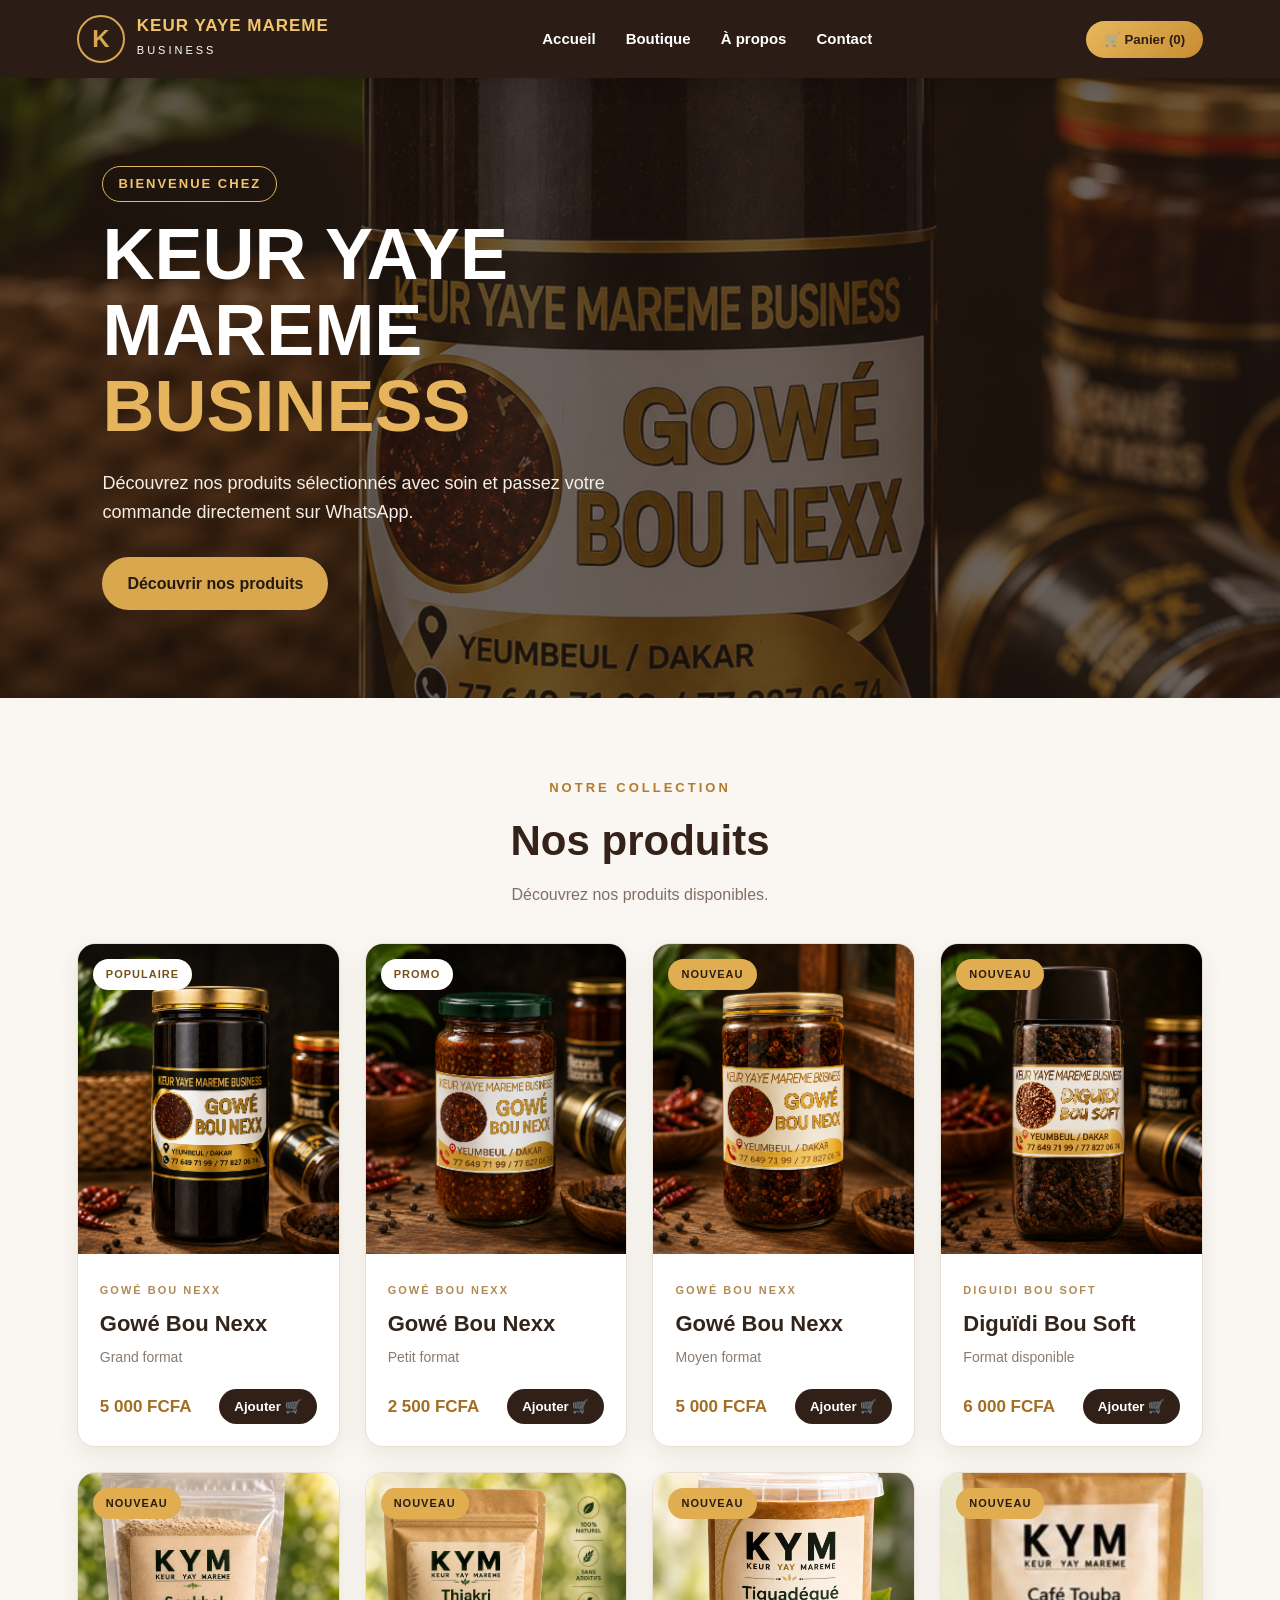
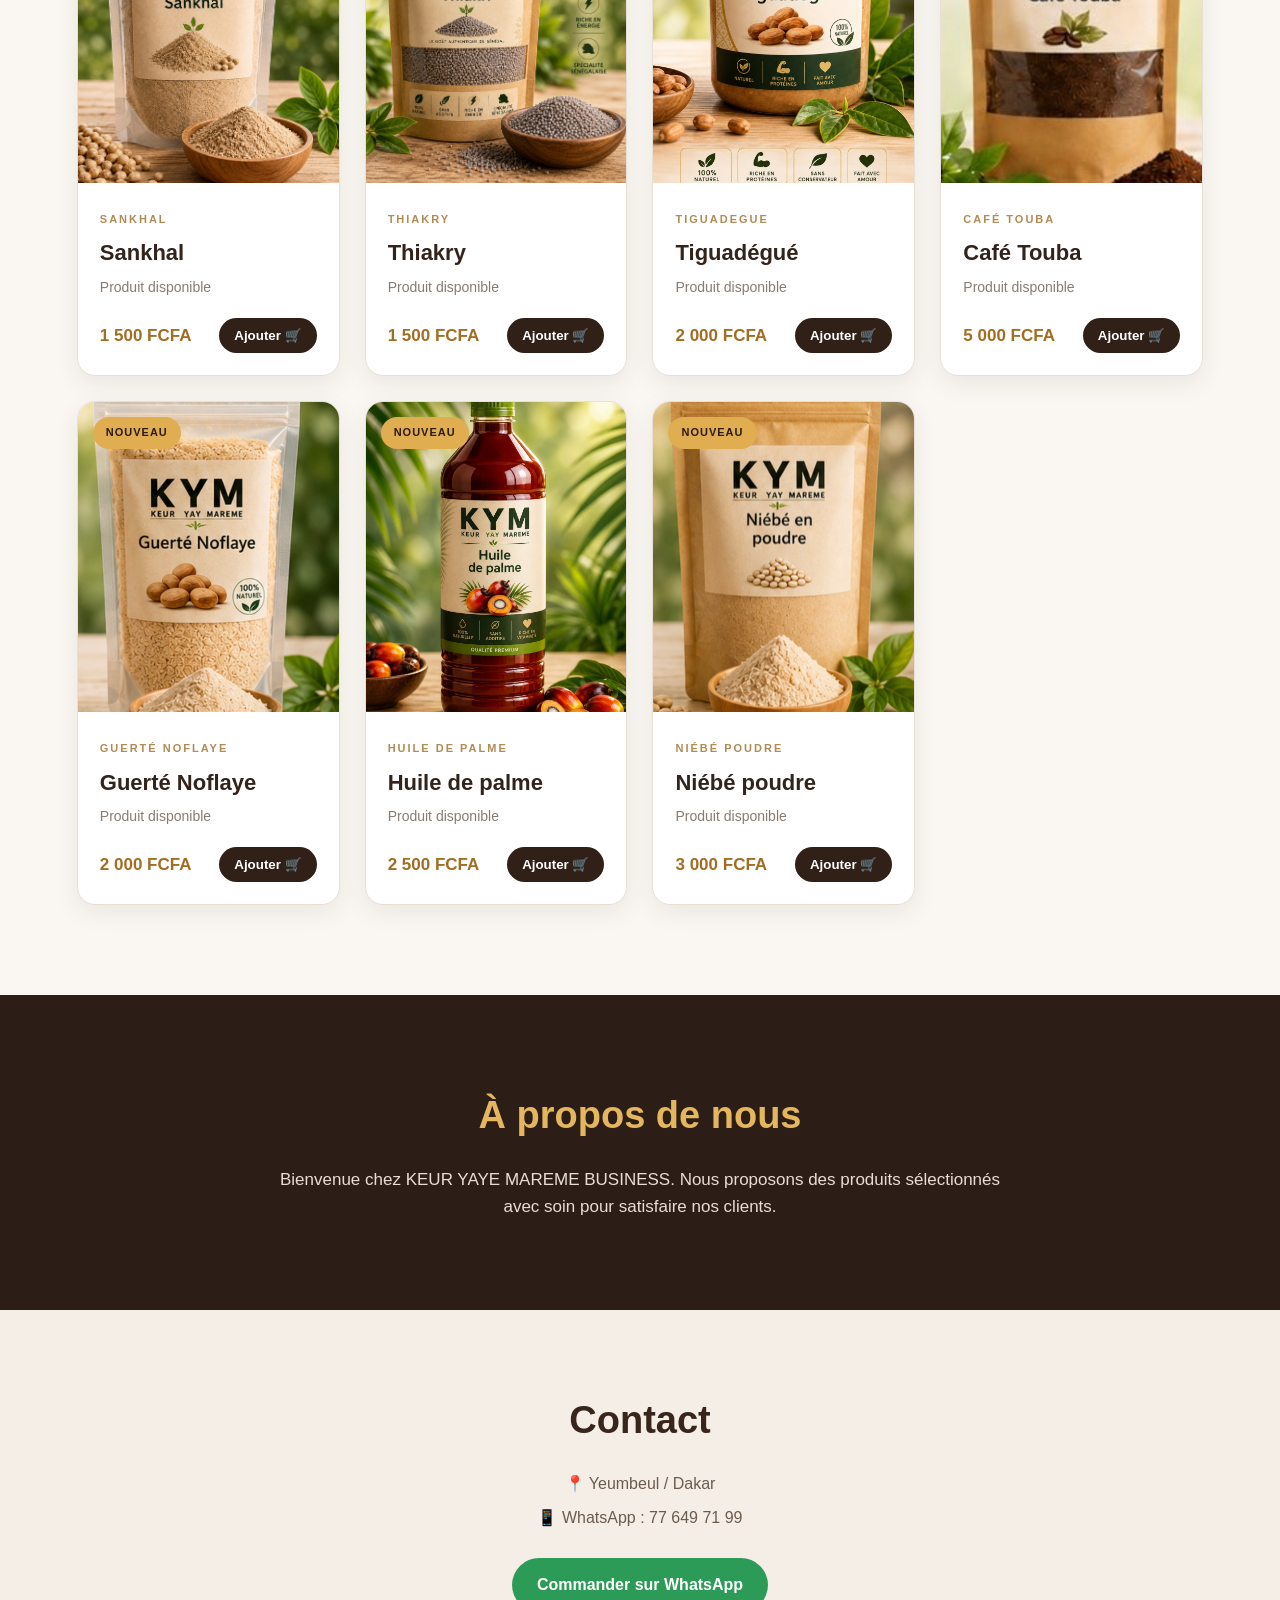
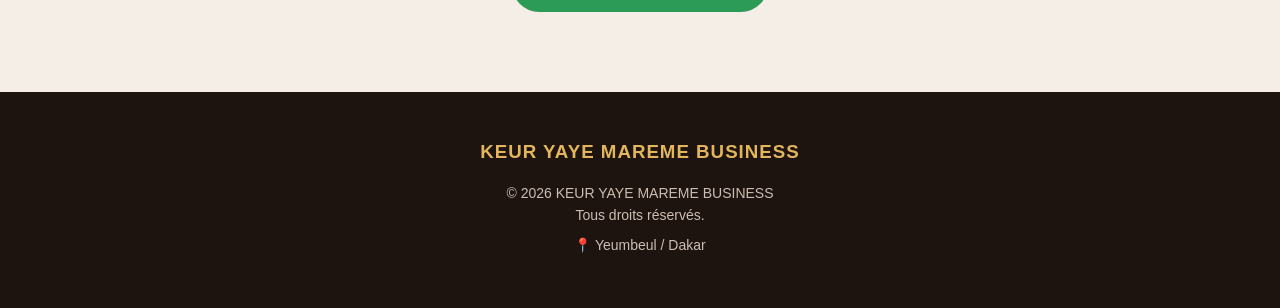
<file: index.html>
<!DOCTYPE html>
<html lang="fr">
<head>
    <meta charset="UTF-8">
    <meta name="viewport" content="width=device-width, initial-scale=1.0">

    <title>KEUR YAYE MAREME BUSINESS</title>

    <link rel="stylesheet" href="style.css">
</head>

<body>

<header class="header">

    <div class="logo">
        <div class="logo-circle">K</div>

        <div>
            <h1>KEUR YAYE MAREME</h1>
            <span>BUSINESS</span>
        </div>
    </div>

    <nav>
        <a href="#accueil">Accueil</a>
        <a href="#boutique">Boutique</a>
        <a href="#apropos">À propos</a>
        <a href="#contact">Contact</a>
    </nav>

    <button class="cart-button" onclick="ouvrirPanier()">
        🛒 Panier (<span id="cart-count">0</span>)
    </button>

</header>


<!-- ==================== ACCUEIL ==================== -->

<section id="accueil" class="hero">

    <div class="hero-content">

        <p class="small-title">BIENVENUE CHEZ</p>

        <h2>
            KEUR YAYE MAREME
            <br>
            <span>BUSINESS</span>
        </h2>

        <p>
            Découvrez nos produits sélectionnés avec soin
            et passez votre commande directement sur WhatsApp.
        </p>

        <a href="#boutique" class="hero-button">
            Découvrir nos produits
        </a>

    </div>

</section>


<!-- ==================== BOUTIQUE ==================== -->

<section id="boutique" class="shop">

    <div class="section-title">

        <p>NOTRE COLLECTION</p>

        <h2>Nos produits</h2>

        <span>
            Découvrez nos produits disponibles.
        </span>

    </div>


    <div class="products">


        <!-- ================================================= -->
        <!-- ANCIENS PRODUITS -->
        <!-- ================================================= -->


        <!-- PRODUIT 1 : GOWÉ GRAND -->

        <article class="product">

            <div class="product-image">

                <img
                    src="images/gowe-5000-1.jpg"
                    alt="Gowé Bou Nexx grand format"
                >

                <span class="badge promo">
                    POPULAIRE
                </span>

            </div>

            <div class="product-content">

                <small>GOWÉ BOU NEXX</small>

                <h3>Gowé Bou Nexx</h3>

                <p>Grand format</p>

                <div class="product-bottom">

                    <strong>5 000 FCFA</strong>

                    <button onclick="ajouterAuPanier(
                        'Gowé Bou Nexx - Grand format',
                        5000,
                        'images/gowe-5000-1.jpg'
                    )">
                        Ajouter 🛒
                    </button>

                </div>

            </div>

        </article>


        <!-- PRODUIT 2 : GOWÉ PETIT -->

        <article class="product">

            <div class="product-image">

                <img
                    src="images/gowe-2500-test.jpg"
                    alt="Gowé Bou Nexx petit format"
                >

                <span class="badge promo">
                    PROMO
                </span>

            </div>

            <div class="product-content">

                <small>GOWÉ BOU NEXX</small>

                <h3>Gowé Bou Nexx</h3>

                <p>Petit format</p>

                <div class="product-bottom">

                    <strong>2 500 FCFA</strong>

                    <button onclick="ajouterAuPanier(
                        'Gowé Bou Nexx - Petit format',
                        2500,
                        'images/gowe-2500-test.jpg'
                    )">
                        Ajouter 🛒
                    </button>

                </div>

            </div>

        </article>


        <!-- PRODUIT 3 : GOWÉ MOYEN -->

        <article class="product">

            <div class="product-image">

                <img
                    src="images/gowe-5000-2.jpg"
                    alt="Gowé Bou Nexx moyen format"
                >

                <span class="badge nouveau">
                    NOUVEAU
                </span>

            </div>

            <div class="product-content">

                <small>GOWÉ BOU NEXX</small>

                <h3>Gowé Bou Nexx</h3>

                <p>Moyen format</p>

                <div class="product-bottom">

                    <strong>5 000 FCFA</strong>

                    <button onclick="ajouterAuPanier(
                        'Gowé Bou Nexx - Moyen format',
                        5000,
                        'images/gowe-5000-2.jpg'
                    )">
                        Ajouter 🛒
                    </button>

                </div>

            </div>

        </article>


        <!-- PRODUIT 4 : DIGUIDI -->

        <article class="product">

            <div class="product-image">

                <img
                    src="images/diguidi-6000.jpg"
                    alt="Diguïdi Bou Soft"
                >

                <span class="badge nouveau">
                    NOUVEAU
                </span>

            </div>

            <div class="product-content">

                <small>DIGUIDI BOU SOFT</small>

                <h3>Diguïdi Bou Soft</h3>

                <p>Format disponible</p>

                <div class="product-bottom">

                    <strong>6 000 FCFA</strong>

                    <button onclick="ajouterAuPanier(
                        'Diguïdi Bou Soft',
                        6000,
                        'images/diguidi-6000.jpg'
                    )">
                        Ajouter 🛒
                    </button>

                </div>

            </div>

        </article>



        <!-- ================================================= -->
        <!-- 7 NOUVEAUX PRODUITS -->
        <!-- ================================================= -->


        <!-- PRODUIT 5 : SANKHAL -->

        <article class="product">

            <div class="product-image">

                <img
                    src="sankhal.jpg.jpeg"
                    alt="Sankhal"
                >

                <span class="badge nouveau">
                    NOUVEAU
                </span>

            </div>

            <div class="product-content">

                <small>SANKHAL</small>

                <h3>Sankhal</h3>

                <p>Produit disponible</p>

                <div class="product-bottom">

                    <strong>1 500 FCFA</strong>

                    <button onclick="ajouterAuPanier(
                        'Sankhal',
                        1500,
                        'sankhal.jpg.jpeg'
                    )">
                        Ajouter 🛒
                    </button>

                </div>

            </div>

        </article>


        <!-- PRODUIT 6 : THIAKRY -->

        <article class="product">

            <div class="product-image">

                <img
                    src="thiakri.jpg.jpeg"
                    alt="Thiakry"
                >

                <span class="badge nouveau">
                    NOUVEAU
                </span>

            </div>

            <div class="product-content">

                <small>THIAKRY</small>

                <h3>Thiakry</h3>

                <p>Produit disponible</p>

                <div class="product-bottom">

                    <strong>1 500 FCFA</strong>

                    <button onclick="ajouterAuPanier(
                        'Thiakry',
                        1500,
                        'thiakri.jpg.jpeg'
                    )">
                        Ajouter 🛒
                    </button>

                </div>

            </div>

        </article>


        <!-- PRODUIT 7 : TIGUADEGUE -->

        <article class="product">

            <div class="product-image">

                <img
                    src="tiguadegue.jpg.jpeg"
                    alt="Tiguadégué"
                >

                <span class="badge nouveau">
                    NOUVEAU
                </span>

            </div>

            <div class="product-content">

                <small>TIGUADEGUE</small>

                <h3>Tiguadégué</h3>

                <p>Produit disponible</p>

                <div class="product-bottom">

                    <strong>2 000 FCFA</strong>

                    <button onclick="ajouterAuPanier(
                        'Tiguadégué',
                        2000,
                        'tiguadegue.jpg.jpeg'
                    )">
                        Ajouter 🛒
                    </button>

                </div>

            </div>

        </article>


        <!-- PRODUIT 8 : CAFÉ TOUBA -->

        <article class="product">

            <div class="product-image">

                <img
                    src="cafe-touba.jpg.jpeg"
                    alt="Café Touba"
                >

                <span class="badge nouveau">
                    NOUVEAU
                </span>

            </div>

            <div class="product-content">

                <small>CAFÉ TOUBA</small>

                <h3>Café Touba</h3>

                <p>Produit disponible</p>

                <div class="product-bottom">

                    <strong>5 000 FCFA</strong>

                    <button onclick="ajouterAuPanier(
                        'Café Touba',
                        5000,
                        'cafe-touba.jpg.jpeg'
                    )">
                        Ajouter 🛒
                    </button>

                </div>

            </div>

        </article>


        <!-- PRODUIT 9 : GUERTÉ NOFLAYE -->

        <article class="product">

            <div class="product-image">

                <img
                    src="guerte-noflaye.jpg.jpeg"
                    alt="Guerté Noflaye"
                >

                <span class="badge nouveau">
                    NOUVEAU
                </span>

            </div>

            <div class="product-content">

                <small>GUERTÉ NOFLAYE</small>

                <h3>Guerté Noflaye</h3>

                <p>Produit disponible</p>

                <div class="product-bottom">

                    <strong>2 000 FCFA</strong>

                    <button onclick="ajouterAuPanier(
                        'Guerté Noflaye',
                        2000,
                        'guerte-noflaye.jpg.jpeg'
                    )">
                        Ajouter 🛒
                    </button>

                </div>

            </div>

        </article>


        <!-- PRODUIT 10 : HUILE DE PALME -->

        <article class="product">

            <div class="product-image">

                <img
                    src="huile-palme.jpg.jpeg"
                    alt="Huile de palme"
                >

                <span class="badge nouveau">
                    NOUVEAU
                </span>

            </div>

            <div class="product-content">

                <small>HUILE DE PALME</small>

                <h3>Huile de palme</h3>

                <p>Produit disponible</p>

                <div class="product-bottom">

                    <strong>2 500 FCFA</strong>

                    <button onclick="ajouterAuPanier(
                        'Huile de palme',
                        2500,
                        'huile-palme.jpg.jpeg'
                    )">
                        Ajouter 🛒
                    </button>

                </div>

            </div>

        </article>


        <!-- PRODUIT 11 : NIÉBÉ POUDRE -->

        <article class="product">

            <div class="product-image">

                <img
                    src="niebe-poudre.jpg.jpeg"
                    alt="Niébé poudre"
                >

                <span class="badge nouveau">
                    NOUVEAU
                </span>

            </div>

            <div class="product-content">

                <small>NIÉBÉ POUDRE</small>

                <h3>Niébé poudre</h3>

                <p>Produit disponible</p>

                <div class="product-bottom">

                    <strong>3 000 FCFA</strong>

                    <button onclick="ajouterAuPanier(
                        'Niébé poudre',
                        3000,
                        'niebe-poudre.jpg.jpeg'
                    )">
                        Ajouter 🛒
                    </button>

                </div>

            </div>

        </article>


    </div>

</section>



<!-- ==================== À PROPOS ==================== -->

<section id="apropos" class="about">

    <h2>À propos de nous</h2>

    <p>
        Bienvenue chez KEUR YAYE MAREME BUSINESS.
        Nous proposons des produits sélectionnés avec soin
        pour satisfaire nos clients.
    </p>

</section>



<!-- ==================== CONTACT ==================== -->

<section id="contact" class="contact">

    <h2>Contact</h2>

    <p>
        📍 Yeumbeul / Dakar
    </p>

    <p>
        📱 WhatsApp : 77 649 71 99
    </p>

    <a
        href="https://wa.me/221776497199"
        target="_blank"
        class="whatsapp-button"
    >
        Commander sur WhatsApp
    </a>

</section>



<!-- ==================== PANIER ==================== -->

<div id="cart-modal" class="cart-modal">

    <div class="cart-box">

        <button
            class="close-cart"
            onclick="fermerPanier()"
        >
            ✕
        </button>

        <h2>🛒 Votre panier</h2>

        <div id="cart-items"></div>

        <div class="cart-total">

            Total :

            <strong id="cart-total">
                0 FCFA
            </strong>

        </div>

        <button
            class="whatsapp-order"
            onclick="commanderWhatsApp()"
        >
            Commander sur WhatsApp
        </button>

    </div>

</div>



<!-- ==================== FOOTER ==================== -->

<footer>

    <h3>
        KEUR YAYE MAREME BUSINESS
    </h3>

    <p>
        © 2026 KEUR YAYE MAREME BUSINESS
        <br>
        Tous droits réservés.
    </p>

    <p>
        📍 Yeumbeul / Dakar
    </p>

</footer>



<script src="script.js"></script>

</body>
</html>
</file>
<file: style.css>
/* =========================================================
   KEUR YAYE MAREME BUSINESS
   DESIGN MODERNE - MARRON & OR
   ========================================================= */


/* =========================
   RESET
   ========================= */

* {
    margin: 0;
    padding: 0;
    box-sizing: border-box;
}

html {
    scroll-behavior: smooth;
}

body {
    font-family: Arial, Helvetica, sans-serif;
    background: #faf7f2;
    color: #2f241d;
    line-height: 1.6;
}


/* =========================
   HEADER
   ========================= */

.header {
    position: sticky;
    top: 0;
    z-index: 1000;

    width: 100%;

    display: flex;
    align-items: center;
    justify-content: space-between;

    padding: 15px 6%;

    background: #2b1d16;
    box-shadow: 0 4px 20px rgba(0, 0, 0, 0.18);
}


/* LOGO */

.logo {
    display: flex;
    align-items: center;
    gap: 12px;
}

.logo-circle {
    width: 48px;
    height: 48px;

    display: flex;
    align-items: center;
    justify-content: center;

    border: 2px solid #d6a84f;
    border-radius: 50%;

    color: #d6a84f;
    font-size: 24px;
    font-weight: bold;
}

.logo h1 {
    color: #f2c46d;
    font-size: 17px;
    line-height: 1.1;
    letter-spacing: 1px;
}

.logo span {
    color: white;
    font-size: 11px;
    letter-spacing: 3px;
}


/* NAVIGATION */

.header nav {
    display: flex;
    align-items: center;
    gap: 30px;
}

.header nav a {
    color: white;
    text-decoration: none;
    font-size: 15px;
    font-weight: 600;

    transition: 0.3s;
}

.header nav a:hover {
    color: #e2b45c;
}


/* PANIER */

.cart-button {
    border: none;
    cursor: pointer;

    padding: 11px 18px;

    border-radius: 30px;

    background: linear-gradient(
        135deg,
        #e7b85c,
        #c78c32
    );

    color: #2b1d16;

    font-weight: bold;

    transition: 0.3s;
}

.cart-button:hover {
    transform: translateY(-2px);
    box-shadow: 0 7px 18px rgba(0, 0, 0, 0.25);
}


/* =========================
   ACCUEIL
   ========================= */

.hero {
    min-height: 620px;

    display: flex;
    align-items: center;

    padding: 80px 8%;

    position: relative;

    background:
        linear-gradient(
            rgba(35, 23, 17, 0.68),
            rgba(35, 23, 17, 0.68)
        ),
        url("images/gowe-5000-1.jpg");

    background-size: cover;
    background-position: center;
}


.hero-content {
    max-width: 650px;

    color: white;
}


.small-title {
    display: inline-block;

    margin-bottom: 15px;
    padding: 7px 15px;

    border: 1px solid #e4b65e;
    border-radius: 30px;

    color: #f2c46d;

    font-size: 13px;
    font-weight: bold;
    letter-spacing: 2px;
}


.hero h2 {
    font-size: clamp(42px, 6vw, 72px);
    line-height: 1.05;

    margin-bottom: 25px;

    color: white;
}

.hero h2 span {
    color: #e5b45c;
}


.hero-content > p:not(.small-title) {
    max-width: 580px;

    margin-bottom: 30px;

    color: #f5eee7;

    font-size: 18px;
}


.hero-button {
    display: inline-block;

    padding: 14px 25px;

    border-radius: 30px;

    background: #d9a74d;
    color: #251912;

    text-decoration: none;

    font-weight: bold;

    transition: 0.3s;
}

.hero-button:hover {
    background: white;
    transform: translateY(-3px);
}


/* =========================
   SECTION TITRE
   ========================= */

.section-title {
    text-align: center;

    padding: 80px 20px 35px;
}

.section-title p {
    color: #b17b2f;

    font-size: 13px;
    font-weight: bold;

    letter-spacing: 3px;
}

.section-title h2 {
    margin: 8px 0;

    font-size: 42px;

    color: #35231a;
}

.section-title span {
    color: #806f63;
}


/* =========================
   PRODUITS
   ========================= */

.shop {
    padding-bottom: 90px;
}

.products {
    width: 88%;
    max-width: 1400px;

    margin: auto;

    display: grid;

    grid-template-columns: repeat(4, 1fr);

    gap: 25px;
}


/* CARTE */

.product {
    overflow: hidden;

    background: white;

    border-radius: 18px;

    border: 1px solid #eadfd5;

    box-shadow: 0 8px 25px rgba(54, 36, 25, 0.08);

    transition: 0.35s;
}

.product:hover {
    transform: translateY(-8px);

    box-shadow:
        0 18px 40px rgba(54, 36, 25, 0.16);
}


/* IMAGE */

.product-image {
    position: relative;

    height: 310px;

    overflow: hidden;

    background: #eee;
}

.product-image img {
    width: 100%;
    height: 100%;

    display: block;

    object-fit: cover;

    transition: 0.5s;
}

.product:hover .product-image img {
    transform: scale(1.06);
}


/* BADGES */

.badge {
    position: absolute;

    top: 15px;
    left: 15px;

    padding: 7px 13px;

    border-radius: 30px;

    font-size: 11px;
    font-weight: bold;

    letter-spacing: 1px;

    background: #e0ad51;
    color: #2c1c13;
}

.badge.promo {
    background: #fff;
    color: #76511e;
}

.badge.nouveau {
    background: #e0ad51;
}


/* CONTENU */

.product-content {
    padding: 22px;
}

.product-content small {
    color: #b18a54;

    font-size: 11px;

    letter-spacing: 2px;
    font-weight: bold;
}

.product-content h3 {
    margin: 5px 0;

    font-size: 22px;

    color: #32231b;
}

.product-content p {
    color: #8a7b70;

    font-size: 14px;
}


/* BAS DE CARTE */

.product-bottom {
    margin-top: 20px;

    display: flex;
    align-items: center;
    justify-content: space-between;

    gap: 10px;
}

.product-bottom strong {
    color: #a36d22;

    font-size: 17px;
}

.product-bottom button {
    border: none;

    padding: 10px 15px;

    border-radius: 25px;

    background: #302018;
    color: white;

    cursor: pointer;

    font-weight: bold;

    transition: 0.3s;
}

.product-bottom button:hover {
    background: #c18a35;

    transform: translateY(-2px);
}


/* =========================
   A PROPOS
   ========================= */

.about {
    padding: 90px 10%;

    text-align: center;

    background: #2c1e17;

    color: white;
}

.about h2 {
    margin-bottom: 20px;

    color: #e4b65d;

    font-size: 38px;
}

.about p {
    max-width: 750px;

    margin: auto;

    color: #e8ddd5;

    font-size: 17px;
}


/* =========================
   CONTACT
   ========================= */

.contact {
    padding: 80px 20px;

    text-align: center;

    background: #f5eee7;
}

.contact h2 {
    margin-bottom: 20px;

    font-size: 38px;

    color: #38251b;
}

.contact p {
    margin: 8px;

    color: #6d5b4f;
}

.whatsapp-button {
    display: inline-block;

    margin-top: 20px;

    padding: 14px 25px;

    border-radius: 30px;

    background: #2d9b58;
    color: white;

    text-decoration: none;

    font-weight: bold;

    transition: 0.3s;
}

.whatsapp-button:hover {
    transform: translateY(-3px);

    box-shadow: 0 8px 20px rgba(0, 0, 0, 0.18);
}


/* =========================
   PANIER
   ========================= */

.cart-modal {
    position: fixed;

    inset: 0;

    z-index: 2000;

    display: none;

    align-items: center;
    justify-content: center;

    padding: 20px;

    background: rgba(20, 12, 8, 0.75);
}

.cart-box {
    width: 100%;
    max-width: 600px;
    max-height: 85vh;

    overflow-y: auto;

    position: relative;

    padding: 30px;

    border-radius: 20px;

    background: white;

    box-shadow: 0 20px 60px rgba(0, 0, 0, 0.35);
}

.cart-box h2 {
    margin-bottom: 25px;

    color: #342219;
}

.close-cart {
    position: absolute;

    top: 15px;
    right: 15px;

    width: 35px;
    height: 35px;

    border: none;
    border-radius: 50%;

    background: #eee;

    cursor: pointer;

    font-size: 18px;
}

.close-cart:hover {
    background: #d8a74f;
}


#cart-items {
    display: flex;

    flex-direction: column;

    gap: 12px;
}


.cart-item {
    display: flex;

    align-items: center;
    justify-content: space-between;

    gap: 15px;

    padding: 15px;

    border-radius: 12px;

    background: #f7f3ef;
}


.cart-total {
    margin-top: 25px;

    padding-top: 20px;

    border-top: 1px solid #ddd;

    display: flex;

    justify-content: space-between;

    font-size: 20px;
}

.cart-total strong {
    color: #a36d22;
}


.whatsapp-order {
    width: 100%;

    margin-top: 20px;

    padding: 15px;

    border: none;

    border-radius: 30px;

    background: #2d9b58;
    color: white;

    cursor: pointer;

    font-size: 16px;
    font-weight: bold;
}

.whatsapp-order:hover {
    background: #247d46;
}


/* =========================
   FOOTER
   ========================= */

footer {
    padding: 45px 20px;

    text-align: center;

    background: #1d130f;

    color: white;
}

footer h3 {
    margin-bottom: 15px;

    color: #e3b65d;

    letter-spacing: 1px;
}

footer p {
    margin: 7px;

    color: #cdbeb3;

    font-size: 14px;
}


/* =========================
   RESPONSIVE TABLETTE
   ========================= */

@media (max-width: 1100px) {

    .products {
        grid-template-columns: repeat(2, 1fr);
    }

    .header {
        padding: 14px 4%;
    }

    .header nav {
        gap: 18px;
    }

}


/* =========================
   RESPONSIVE MOBILE
   ========================= */

@media (max-width: 700px) {

    .header {
        flex-wrap: wrap;

        gap: 15px;

        justify-content: center;
    }

    .logo {
        width: 100%;

        justify-content: center;
    }

    .header nav {
        order: 3;

        width: 100%;

        justify-content: center;

        gap: 18px;
    }

    .header nav a {
        font-size: 13px;
    }

    .cart-button {
        position: absolute;

        top: 18px;
        right: 15px;

        padding: 9px 12px;

        font-size: 12px;
    }


    .hero {
        min-height: 550px;

        padding: 60px 25px;

        background-position: center;
    }

    .hero h2 {
        font-size: 43px;
    }

    .hero-content > p:not(.small-title) {
        font-size: 16px;
    }


    .section-title {
        padding-top: 60px;
    }

    .section-title h2 {
        font-size: 34px;
    }


    .products {
        width: 92%;

        grid-template-columns: 1fr;

        gap: 22px;
    }

    .product-image {
        height: 330px;
    }


    .about {
        padding: 65px 25px;
    }

    .about h2,
    .contact h2 {
        font-size: 32px;
    }

}


/* =========================
   PETITS TELEPHONES
   ========================= */

@media (max-width: 420px) {

    .hero h2 {
        font-size: 36px;
    }

    .logo h1 {
        font-size: 14px;
    }

    .logo-circle {
        width: 42px;
        height: 42px;
    }

    .header nav {
        gap: 12px;
    }

    .header nav a {
        font-size: 12px;
    }

    .product-image {
        height: 300px;
    }

}
.cart-item img {
    width: 80px;
    height: 80px;
    object-fit: cover;
    border-radius: 10px;
}
</file>
